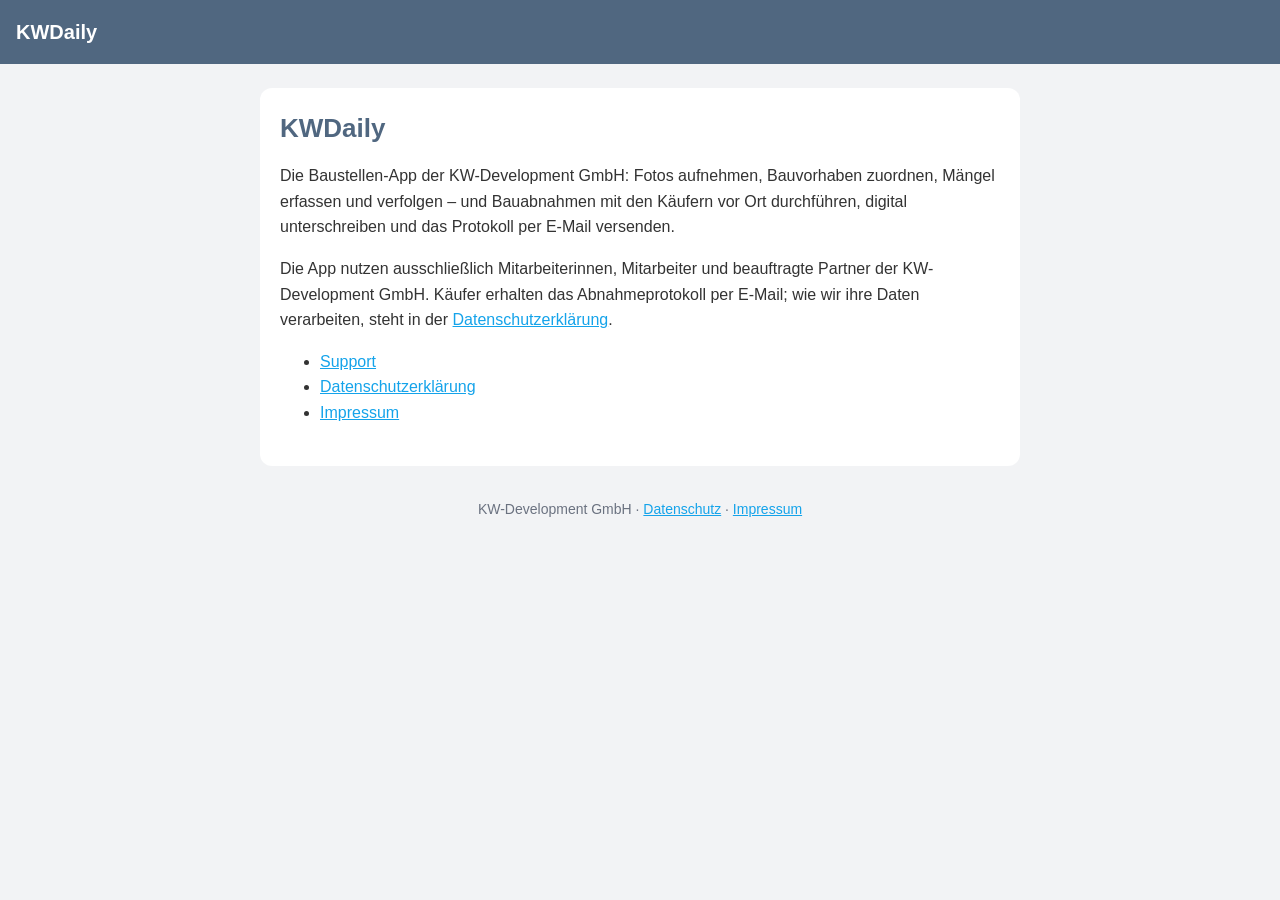
<file: index.html>
<!doctype html>
<html lang="de">
<head>
<meta charset="utf-8">
<meta name="viewport" content="width=device-width, initial-scale=1">
<title>KWDaily</title>
<link rel="stylesheet" href="style.css">
</head>
<body>
<header><span class="logo">KWDaily</span></header>
<main>
<h1>KWDaily</h1>
<p>Die Baustellen-App der KW-Development GmbH: Fotos aufnehmen, Bauvorhaben zuordnen, Mängel erfassen und verfolgen – und Bauabnahmen mit den Käufern vor Ort durchführen, digital unterschreiben und das Protokoll per E-Mail versenden.</p>
<p>Die App nutzen ausschließlich Mitarbeiterinnen, Mitarbeiter und beauftragte Partner der KW-Development GmbH. Käufer erhalten das Abnahmeprotokoll per E-Mail; wie wir ihre Daten verarbeiten, steht in der <a href="datenschutz.html">Datenschutzerklärung</a>.</p>
<ul>
<li><a href="support.html">Support</a></li>
<li><a href="datenschutz.html">Datenschutzerklärung</a></li>
<li><a href="impressum.html">Impressum</a></li>
</ul>
</main>
<footer>KW-Development GmbH · <a href="datenschutz.html">Datenschutz</a> · <a href="impressum.html">Impressum</a></footer>
</body>
</html>
</file>
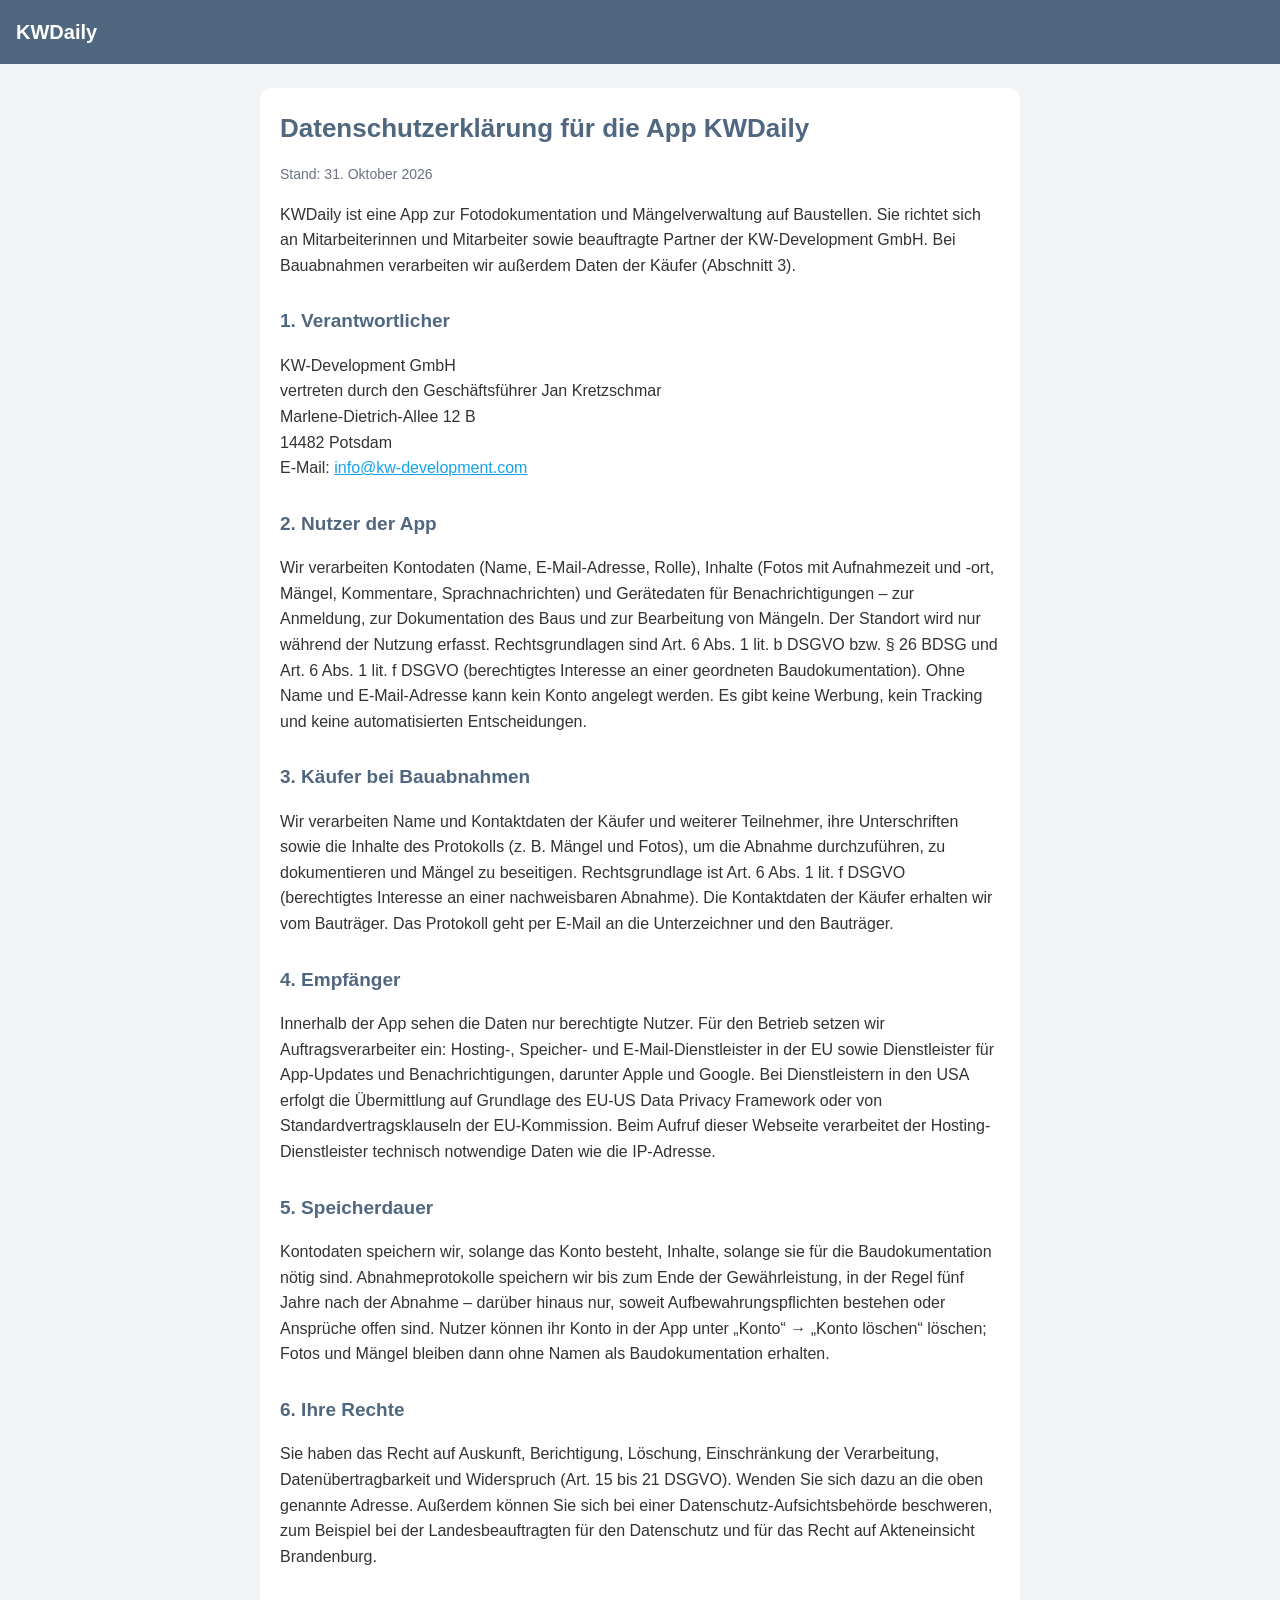
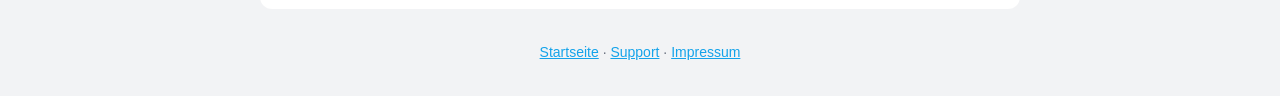
<file: datenschutz.html>
<!doctype html>
<html lang="de">
<head>
<meta charset="utf-8">
<meta name="viewport" content="width=device-width, initial-scale=1">
<title>Datenschutzerklärung – KWDaily</title>
<link rel="stylesheet" href="style.css">
</head>
<body>
<header><a href="index.html" class="logo">KWDaily</a></header>
<main>
<h1>Datenschutzerklärung für die App KWDaily</h1>
<p class="stand">Stand: 31. Oktober 2026</p>

<p>KWDaily ist eine App zur Fotodokumentation und Mängelverwaltung auf Baustellen. Sie richtet sich an Mitarbeiterinnen und Mitarbeiter sowie beauftragte Partner der KW-Development GmbH. Bei Bauabnahmen verarbeiten wir außerdem Daten der Käufer (Abschnitt 3).</p>

<h2>1. Verantwortlicher</h2>
<p>KW-Development GmbH<br>vertreten durch den Geschäftsführer Jan Kretzschmar<br>Marlene-Dietrich-Allee 12 B<br>14482 Potsdam<br>E-Mail: <a href="mailto:info@kw-development.com">info@kw-development.com</a></p>

<h2>2. Nutzer der App</h2>
<p>Wir verarbeiten Kontodaten (Name, E-Mail-Adresse, Rolle), Inhalte (Fotos mit Aufnahmezeit und -ort, Mängel, Kommentare, Sprachnachrichten) und Gerätedaten für Benachrichtigungen – zur Anmeldung, zur Dokumentation des Baus und zur Bearbeitung von Mängeln. Der Standort wird nur während der Nutzung erfasst. Rechtsgrundlagen sind Art. 6 Abs. 1 lit. b DSGVO bzw. § 26 BDSG und Art. 6 Abs. 1 lit. f DSGVO (berechtigtes Interesse an einer geordneten Baudokumentation). Ohne Name und E-Mail-Adresse kann kein Konto angelegt werden. Es gibt keine Werbung, kein Tracking und keine automatisierten Entscheidungen.</p>

<h2>3. Käufer bei Bauabnahmen</h2>
<p>Wir verarbeiten Name und Kontaktdaten der Käufer und weiterer Teilnehmer, ihre Unterschriften sowie die Inhalte des Protokolls (z.&nbsp;B. Mängel und Fotos), um die Abnahme durchzuführen, zu dokumentieren und Mängel zu beseitigen. Rechtsgrundlage ist Art. 6 Abs. 1 lit. f DSGVO (berechtigtes Interesse an einer nachweisbaren Abnahme). Die Kontaktdaten der Käufer erhalten wir vom Bauträger. Das Protokoll geht per E-Mail an die Unterzeichner und den Bauträger.</p>

<h2>4. Empfänger</h2>
<p>Innerhalb der App sehen die Daten nur berechtigte Nutzer. Für den Betrieb setzen wir Auftragsverarbeiter ein: Hosting-, Speicher- und E-Mail-Dienstleister in der EU sowie Dienstleister für App-Updates und Benachrichtigungen, darunter Apple und Google. Bei Dienstleistern in den USA erfolgt die Übermittlung auf Grundlage des EU-US Data Privacy Framework oder von Standardvertragsklauseln der EU-Kommission. Beim Aufruf dieser Webseite verarbeitet der Hosting-Dienstleister technisch notwendige Daten wie die IP-Adresse.</p>

<h2>5. Speicherdauer</h2>
<p>Kontodaten speichern wir, solange das Konto besteht, Inhalte, solange sie für die Baudokumentation nötig sind. Abnahmeprotokolle speichern wir bis zum Ende der Gewährleistung, in der Regel fünf Jahre nach der Abnahme – darüber hinaus nur, soweit Aufbewahrungspflichten bestehen oder Ansprüche offen sind. Nutzer können ihr Konto in der App unter „Konto“ → „Konto löschen“ löschen; Fotos und Mängel bleiben dann ohne Namen als Baudokumentation erhalten.</p>

<h2>6. Ihre Rechte</h2>
<p>Sie haben das Recht auf Auskunft, Berichtigung, Löschung, Einschränkung der Verarbeitung, Datenübertragbarkeit und Widerspruch (Art. 15 bis 21 DSGVO). Wenden Sie sich dazu an die oben genannte Adresse. Außerdem können Sie sich bei einer Datenschutz-Aufsichtsbehörde beschweren, zum Beispiel bei der Landesbeauftragten für den Datenschutz und für das Recht auf Akteneinsicht Brandenburg.</p>
</main>
<footer><a href="index.html">Startseite</a> · <a href="support.html">Support</a> · <a href="impressum.html">Impressum</a></footer>
</body>
</html>
</file>
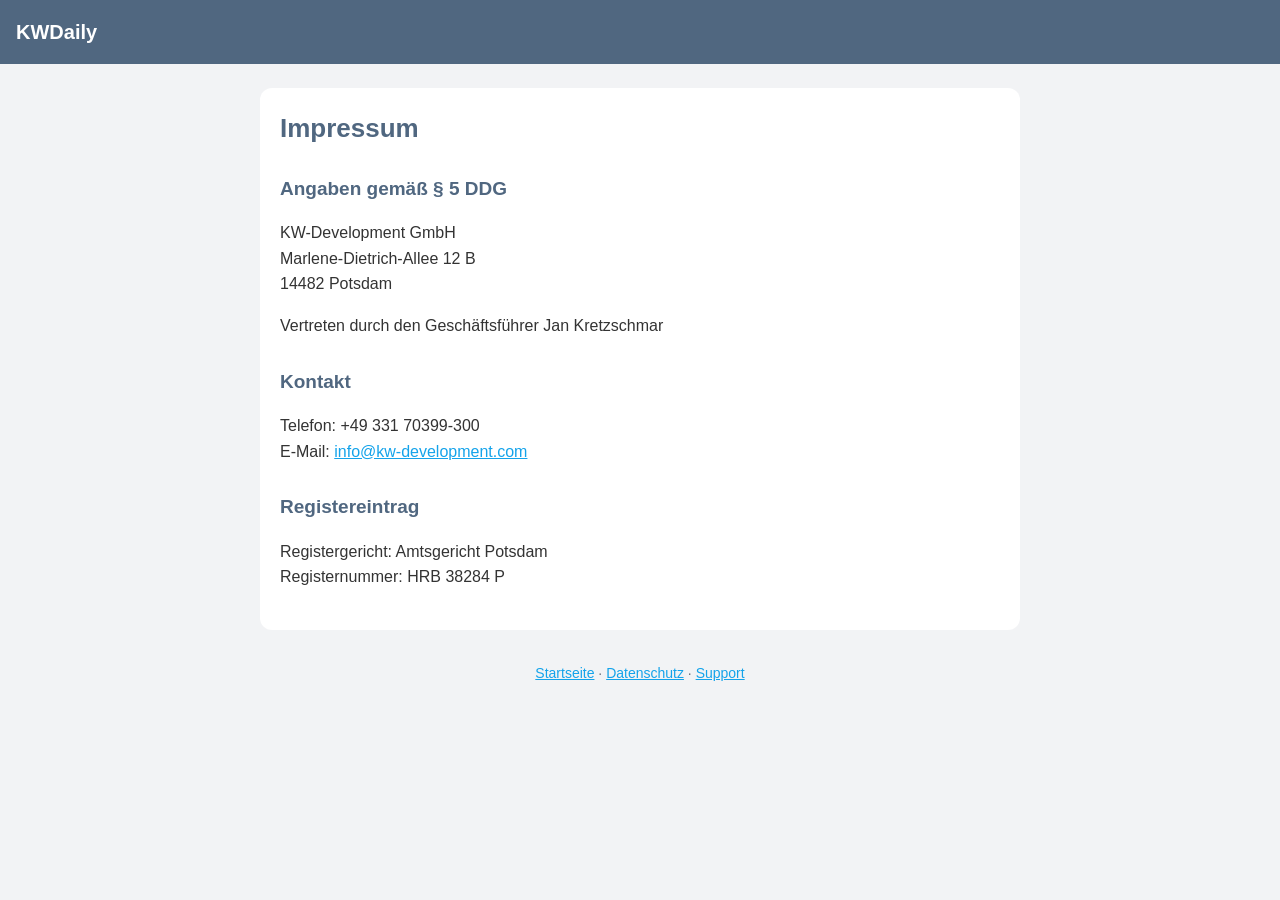
<file: impressum.html>
<!doctype html>
<html lang="de">
<head>
<meta charset="utf-8">
<meta name="viewport" content="width=device-width, initial-scale=1">
<title>Impressum – KWDaily</title>
<link rel="stylesheet" href="style.css">
</head>
<body>
<header><a href="index.html" class="logo">KWDaily</a></header>
<main>
<h1>Impressum</h1>

<h2>Angaben gemäß § 5 DDG</h2>
<p>KW-Development GmbH<br>Marlene-Dietrich-Allee 12 B<br>14482 Potsdam</p>
<p>Vertreten durch den Geschäftsführer Jan Kretzschmar</p>

<h2>Kontakt</h2>
<p>Telefon: +49 331 70399-300<br>E-Mail: <a href="mailto:info@kw-development.com">info@kw-development.com</a></p>

<h2>Registereintrag</h2>
<p>Registergericht: Amtsgericht Potsdam<br>Registernummer: HRB 38284 P</p>
</main>
<footer><a href="index.html">Startseite</a> · <a href="datenschutz.html">Datenschutz</a> · <a href="support.html">Support</a></footer>
</body>
</html>
</file>
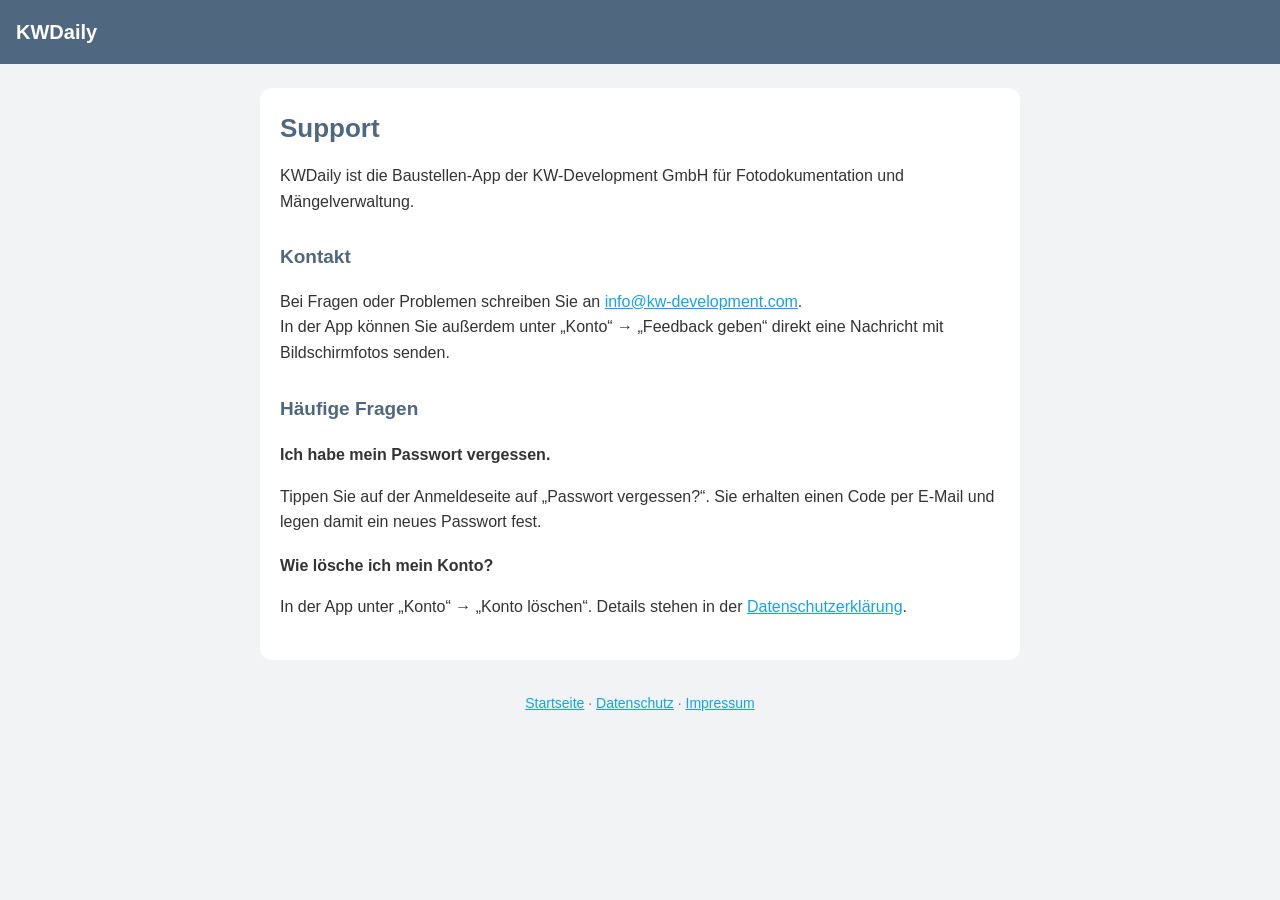
<file: support.html>
<!doctype html>
<html lang="de">
<head>
<meta charset="utf-8">
<meta name="viewport" content="width=device-width, initial-scale=1">
<title>Support – KWDaily</title>
<link rel="stylesheet" href="style.css">
</head>
<body>
<header><a href="index.html" class="logo">KWDaily</a></header>
<main>
<h1>Support</h1>
<p>KWDaily ist die Baustellen-App der KW-Development GmbH für Fotodokumentation und Mängelverwaltung.</p>

<h2>Kontakt</h2>
<p>Bei Fragen oder Problemen schreiben Sie an <a href="mailto:info@kw-development.com">info@kw-development.com</a>.<br>
In der App können Sie außerdem unter „Konto“ → „Feedback geben“ direkt eine Nachricht mit Bildschirmfotos senden.</p>

<h2>Häufige Fragen</h2>
<h3>Ich habe mein Passwort vergessen.</h3>
<p>Tippen Sie auf der Anmeldeseite auf „Passwort vergessen?“. Sie erhalten einen Code per E-Mail und legen damit ein neues Passwort fest.</p>
<h3>Wie lösche ich mein Konto?</h3>
<p>In der App unter „Konto“ → „Konto löschen“. Details stehen in der <a href="datenschutz.html">Datenschutzerklärung</a>.</p>
</main>
<footer><a href="index.html">Startseite</a> · <a href="datenschutz.html">Datenschutz</a> · <a href="impressum.html">Impressum</a></footer>
</body>
</html>
</file>
<file: style.css>
:root { --primary: #506780; --text: #333; --muted: #6b7280; --bg: #f2f3f5; --surface: #fff; }
* { box-sizing: border-box; }
body { margin: 0; font-family: -apple-system, BlinkMacSystemFont, "Segoe UI", Roboto, Arial, sans-serif; color: var(--text); background: var(--bg); line-height: 1.6; }
header { background: var(--primary); padding: 16px; }
.logo { color: #fff; font-weight: 700; font-size: 20px; text-decoration: none; }
main { max-width: 760px; margin: 24px auto; background: var(--surface); padding: 24px 20px; border-radius: 12px; }
h1 { color: var(--primary); font-size: 26px; line-height: 1.3; margin-top: 0; }
h2 { color: var(--primary); font-size: 19px; margin-top: 28px; }
h3 { font-size: 16px; margin: 18px 0 4px; }
.stand { color: var(--muted); font-size: 14px; }
a { color: #14a3ea; }
footer { text-align: center; color: var(--muted); font-size: 14px; padding: 8px 16px 32px; }
@media (max-width: 800px) { main { margin: 0; border-radius: 0; } }
</file>
